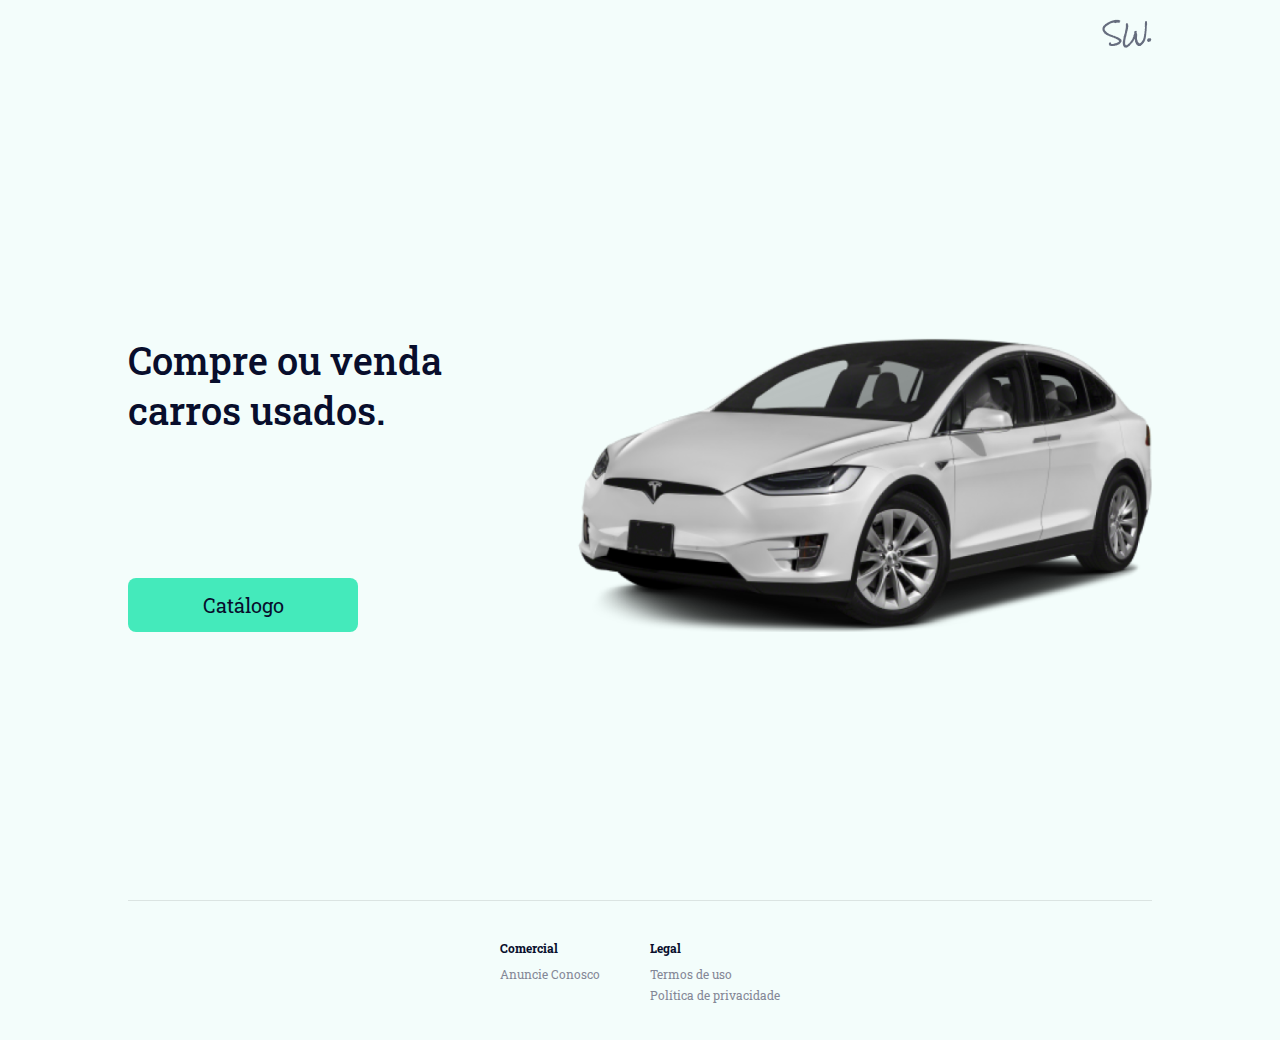
<file: index.html>
<!DOCTYPE html>
<html lang="pt-br">
  <head>
    <meta charset="UTF-8" />
    <meta http-equiv="X-UA-Compatible" content="IE=edge" />
    <meta
      name="viewport"
      content="width=device-width, initial-scale=1.0; maximum-scale=1.0; user-scalable=0"
    />
    <link rel="icon" type="image/png" href="/images/favicon.png" />
    <link href="./styles/global.css" rel="stylesheet" />
    <link href="./styles/index.css" rel="stylesheet" />
    <title>Home | Speedwagon</title>
  </head>
  <body>
    <div>
      <header>
        <img src="./images/logo.png" alt="logo" />
      </header>

      <main>
        <div>
          <h1 id="title">
            Compre ou venda<br />
            carros usados.
          </h1>
          <a href="catalogo.html">Catálogo</a>
        </div>

        <img src="./images/banner.png" alt="Banner" draggable="false" />
      </main>
      <div></div>
    </div>

    <footer>
      <div>
        <h1>Comercial</h1>
        <p>Anuncie Conosco</p>
      </div>
      <div>
        <h1>Legal</h1>
        <p>Termos de uso</p>
        <p>Política de privacidade</p>
      </div>
    </footer>
  </body>
</html>
</file>
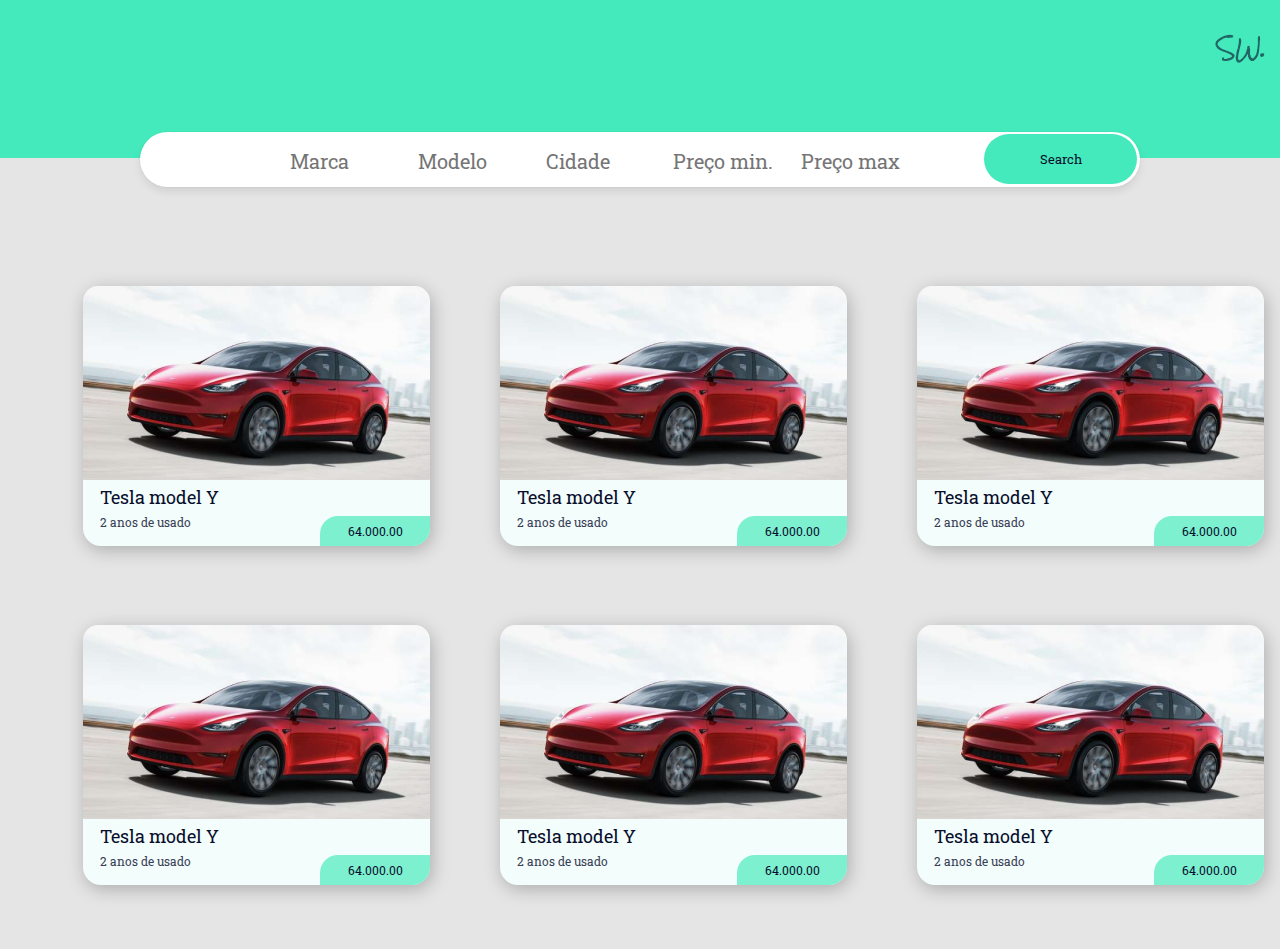
<file: catalogo.html>
<!DOCTYPE html>
<html lang="pt-br">
  <head>
    <meta charset="UTF-8" />
    <meta http-equiv="X-UA-Compatible" content="IE=edge" />
    <meta
      name="viewport"
      content="width=device-width, initial-scale=1.0; maximum-scale=1.0; user-scalable=0"
    />
    <link rel="icon" type="image/png" href="/images/favicon.png" />
    <link href="./styles/global.css" rel="stylesheet" />
    <link rel="stylesheet" href="./styles/catalogo.css" />
    <title>Catalogo</title>
  </head>

  <body>
    <header id="header">

      
      <section class="hero">
        <div class="divlogo">
          <img src="images/logo.png" alt="">

        </div>
        <div class="busca">
          <form action="" name="searchForm">
            <input class="input1" type="text" placeholder="Marca" />
            <input type="text" class="input-search" placeholder="Modelo" />
            <input type="text" class="input-search" placeholder="Cidade" />
            <input type="text" class="input-search" placeholder="Preço min." />
            <input type="text" class="input-search" placeholder="Preço max." />
            <button class="button">Search</button>
          </form>
        </div>
      </section>
    </header>

    <main>
      <div class="cards">
        <a href="./detalhes-do-produto.html">
          <div class="Product-box">
            <div class="price">
              <div class="Rectangle1">
                <p class="preco">64.000.00</p>
              </div>
            </div>
            <img
              class="product-image"
              src="./images/product-image.png"
              alt="347x194"
            />
            <p class="estado">2 anos de usado</p>
            <p class="title">Tesla model Y</p>
          </div>
        </a>

        <a href="./detalhes-do-produto.html">
          <div class="Product-box">
            <div class="price">
              <div class="Rectangle1">
                <p class="preco">64.000.00</p>
              </div>
            </div>
            <img
              class="product-image"
              src="./images/product-image.png"
              alt="347x194"
            />
            <p class="estado">2 anos de usado</p>
            <p class="title">Tesla model Y</p>
          </div>
        </a>

        <a href="./detalhes-do-produto.html">
          <div class="Product-box">
            <div class="price">
              <div class="Rectangle1">
                <p class="preco">64.000.00</p>
              </div>
            </div>
            <img
              class="product-image"
              src="./images/product-image.png"
              alt="347x194"
            />
            <p class="estado">2 anos de usado</p>
            <p class="title">Tesla model Y</p>
          </div>
        </a>

        <a href="./detalhes-do-produto.html">
          <div class="Product-box">
            <div class="price">
              <div class="Rectangle1">
                <p class="preco">64.000.00</p>
              </div>
            </div>
            <img
              class="product-image"
              src="./images/product-image.png"
              alt="347x194"
            />
            <p class="estado">2 anos de usado</p>
            <p class="title">Tesla model Y</p>
          </div>
        </a>

        <a href="./detalhes-do-produto.html">
          <div class="Product-box">
            <div class="price">
              <div class="Rectangle1">
                <p class="preco">64.000.00</p>
              </div>
            </div>
            <img
              class="product-image"
              src="./images/product-image.png"
              alt="347x194"
            />
            <p class="estado">2 anos de usado</p>
            <p class="title">Tesla model Y</p>
          </div>
        </a>

        <a href="./detalhes-do-produto.html">
          <div class="Product-box">
            <div class="price">
              <div class="Rectangle1">
                <p class="preco">64.000.00</p>
              </div>
            </div>
            <img
              class="product-image"
              src="./images/product-image.png"
              alt="347x194"
            />
            <p class="estado">2 anos de usado</p>
            <p class="title">Tesla model Y</p>
          </div>
        </a>
      </div>
    </main>
  </body>
</html>
</file>
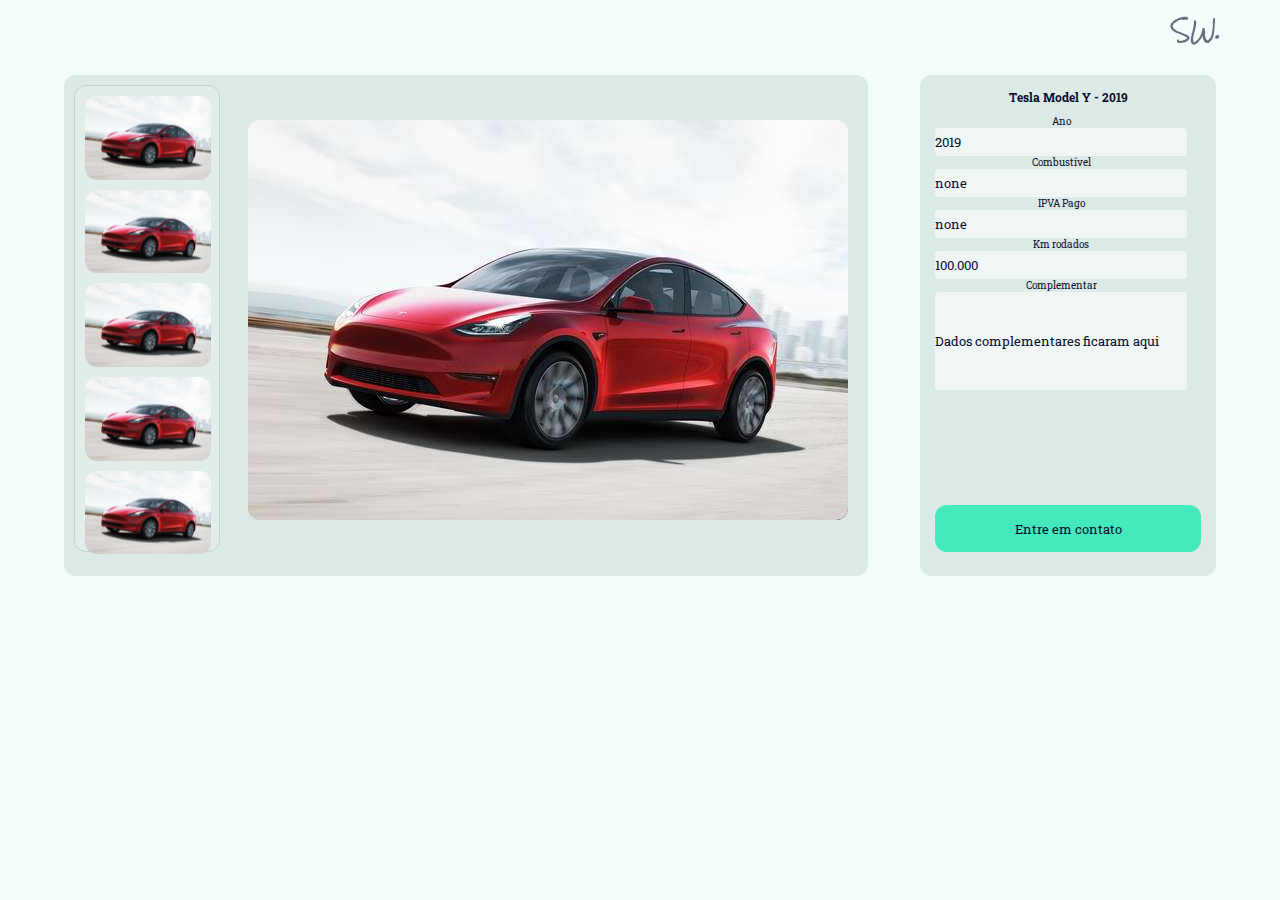
<file: detalhes-do-produto.html>
<!DOCTYPE html>
<html lang="pt-br">
  <head>
    <meta charset="UTF-8" />
    <meta http-equiv="X-UA-Compatible" content="IE=edge" />
    <meta
      name="viewport"
      content="width=device-width, initial-scale=1.0; maximum-scale=1.0; user-scalable=0"
    />
    <link rel="icon" type="image/png" href="/images/favicon.png" />
    <link href="./styles/global.css" rel="stylesheet" />
    <link rel="stylesheet" href="./styles/detalhes-do-produto.css" />
    <title>Detalhes do produto</title>
  </head>

  <body>
    <header>
      <a href="#">
        <img src="./images/SW..svg" alt="Logo" />
      </a>
    </header>

    <main>
      <div id="carrossel">
        <ul>
          <li>
            <div class="carrossel-container">
              <img src="./images/image.svg" alt="img1" />
            </div>
          </li>

          <li>
            <div class="carrossel-container">
              <img src="./images/image.svg" alt="img1" />
            </div>
          </li>

          <li>
            <div class="carrossel-container">
              <img src="./images/image.svg" alt="img1" />
            </div>
          </li>
        </ul>
      </div>

      <div class="images">
        <div class="thumbnails">
          <section></section>
          <section></section>
          <section></section>
          <section></section>
          <section></section>
        </div>
        <img src="./images/image.svg" alt="" />
      </div>

      <div class="details">
        <h3>Tesla Model Y - 2019</h3>
        <div class="filds">
          <div class="ano">
            <p>Ano</p>
            <div class="box1">
              <input type="text" value="2019" />
            </div>
          </div>
          <div class="combustivel">
            <p>Combustível</p>
            <div class="box2">
              <input type="text" value="none" />
            </div>
          </div>
          <div class="IPVA">
            <p>IPVA Pago</p>
            <div class="box3">
              <input type="text" value="none" />
            </div>
          </div>
          <div class="Km">
            <p>Km rodados</p>
            <div class="box4">
              <input type="text" value="100.000" />
            </div>
          </div>
          <div class="complementar">
            <p>Complementar</p>
          </div>
          <div class="box5">
            <input type="text" value="Dados complementares ficaram aqui" />
          </div>
        </div>
        <button>Entre em contato</button>
      </div>
    </main>
  </body>
</html>
</file>
<file: styles/global.css>
@import url('https://fonts.googleapis.com/css2?family=Roboto+Slab:wght@400;500;600;700&display=swap');

:root {
  --color-background: #f3fdfb;
  --color-background-shade-10p: #dbe4e2;
  --color-primary: #44eabb;
  --color-primary-tint-30p: #7cf0cf;
  --color-text: #080e2c;
  --color-text-tint-20p: #393e56;
  --color-text-tint-30p: #52566b;
  --color-text-tint-50p: #848796;
  --color-secondary: #d8e8e4;
  --color-secondary-tint-10p: #dceae7;
  --color-secondary-tint-20p: #e0ede9;
  --color-secondary-tint-60p: #eff6f4;
  --color-secondary-shade-10p: #c2d1cd;
  --color-gray: #c4c4c4;
  font-size: 62.5%;
}

* {
  margin: 0;
  padding: 0;
  box-sizing: border-box;
}

html,
body {
  min-height: 100vh;
  scroll-behavior: smooth;
}

body {
  display: flex;
  flex-direction: column;
  background-color: var(--color-background);
}

body,
input,
button,
textarea,
a {
  font-family: 'Roboto Slab', serif;
  color: var(--color-text);
  text-decoration: none;
}
</file>
<file: styles/index.css>
body {
  margin: 0 10%;
}

body > div {
  display: flex;
  flex-direction: column;
  justify-content: space-between;
  height: 100vh;
}

header {
  display: flex;
  justify-content: flex-end;
  align-items: center;
  height: 6.6rem;
  width: 100%;
}

main {
  display: flex;
  justify-content: space-between;
  width: 100%;
}

main > div {
  display: flex;
  flex-direction: column;
  justify-content: space-between;
  height: inherit;
}

main #title {
  font-weight: 500;
  font-size: 3.8rem;
}

main > div > a {
  display: flex;
  justify-content: center;
  align-items: center;
  width: 23rem;
  height: 5.4rem;
  border-radius: 0.8rem;
  border: none;
  background-color: var(--color-primary);
  font-size: 2rem;
}

footer {
  display: flex;
  flex-direction: row;
  justify-content: center;
  padding-top: 3.9rem;
  border-top: 1px solid var(--color-background-shade-10p);
  width: 100%;
  min-height: 14rem;
}

footer > div {
  display: flex;
  flex-direction: column;
}

footer > div + div {
  margin-left: 5rem;
}

footer > div > h1 {
  font-size: 1.2rem;
}

footer > div > p {
  font-size: 1.2rem;
  color: var(--color-text-tint-50p);
}

footer > div > h1 + p {
  margin-top: 1rem;
}

footer > div > p + p {
  margin-top: 0.5rem;
}

@media (max-width: 1184px) {
  main {
    flex-direction: column;
    align-items: center;
  }

  main > div {
    margin-bottom: 30px;
  }

  main #title {
    font-size: 3.8rem;
    text-align: left;
  }

  main > div > a {
    position: fixed;
    bottom: 0;
    left: 0;
    width: 100%;
    height: 5.5rem;
    border-radius: 0;
  }

  main > img {
    width: 273px;
  }

  footer {
    min-height: 19.5rem;
  }
}
</file>
<file: styles/catalogo.css>
* {
  margin: 0;
  padding: 0;
  box-sizing: border-box;
}
.hero-button {
  position: relative;
  left: -631px;
  right: 0%;
  border: none;
  background-color: #44eabb;
}
.divlogo{
  margin-left: 1200px;
  margin-bottom: 60px;
}
html,
body {
  background-color: #e5e5e5;
}

header .hero {
  width: 1440px;
  height: 158px;
  left: 0px;
  top: 0px;
  display: flex;
  justify-content: center;
  align-items: center;
  background: #44eabb;
}

.Product-box {
  width: 347px;
  height: 260px;
  background-color: rgba(243, 253, 251, 1);
  box-shadow: 2px 4px 18px rgba(0, 0, 0, 0.25);
  border-radius: 18px 18px;
  position: relative;
}

.price {
  width: 110px;
  height: 30px;
  left: 237px;
  top: 230px;
  position: absolute;
}

.Rectangle1 {
  width: 110px;
  height: 30px;
  padding-left: 28px;
  padding-right: 28px;
  padding-top: 7px;
  padding-bottom: 7px;
  background-color: rgba(124, 240, 207, 1);
  border-top-left-radius: 18px;
  border-bottom-right-radius: 18px;
  display: flex;
  flex-direction: row;
  align-items: center;
  justify-content: center;
}

.preco {
  font-size: 12px;
  line-height: 100%;
  color: rgba(8, 14, 44, 1);
}

.product-image {
  width: 347px;
  height: 194px;
  left: 0px;
  top: 0px;
  position: relative;
  border-radius: 15px 15px 1px 1px;
}
.estado {
  left: 17px;
  top: 230px;
  position: absolute;
  font-size: 12px;
  line-height: 100%;
  color: rgba(57, 62, 86, 1);
}

.title {
  left: 17px;
  top: 202px;
  position: absolute;
  font-size: 18px;
  line-height: 100%;
  color: rgba(8, 14, 44, 1);
}

header {
  display: flex;
}

.cards {
  display: grid;
  grid-template-columns: repeat(3, 1fr);
  grid-gap: 79px 70px;
}

main {
  padding: 10% 6.5% 5%;
  display: flex;
}

@media (max-width: 400px) {
  .cards {
    display: grid;
    grid-template-columns: repeat(1, 1fr);
    grid-gap: 20px 55px;
  }
  main {
    padding: 10% 3.5% 4.5%;
    display: flex;
  }
}

body {
  font-family: 'Quicksand', sans-serif;
}

header {
  padding: 0;
}

.logo {
  height: 50px;
  margin-right: 20px;
}

a {
  position: relative;
}

.article-img {
  height: 200px;
  width: 100%;
  object-fit: cover;
}

.article-title {
  position: absolute;
  bottom: 0;
  width: 100%;
  padding: 10px;
  background-color: rgba(255, 255, 255, 0.2);
}

.filtro {
  position: absolute;
  width: 1148px;
  height: 54px;
  left: 144px;
  top: 120px;
  display: flex;
  padding-top: 1.5px;

  /* background */

  background: #f3fdfb;
  box-shadow: 2px 4px 10px 2px rgba(0, 0, 0, 0.25);
  border-radius: 45px;
}

.filtro-mobile {
  display: none;
}

@media (max-width: 1100px) {
  .filtro {
    display: none;
  }
  .divlogo{
    display: none;
  }

  .cards {
    display: grid;
    grid-template-columns: repeat(2, 1fr);
    grid-gap: 20px 55px;
  }

  .filtro-mobile {
    position: absolute;
    width: 500px;
    height: 56px;
    left: 220px;
    top: 120px;
    display: flex;
    padding-top: 1.5px;
    background: #f3fdfb;
    box-shadow: 2px 4px 10px 2px rgba(0, 0, 0, 0.25);
    border-radius: 45px;
  }

  .input-mobile {
    width: 50px;
    height: 50px;
    background-color: #f3fdfb;
    border: none;
    border-radius: 45px;
    text-align: center;
    box-shadow: 0 0 0 0;
    border: 0 none;
    outline: 0;
    margin-left: 10px;
    margin-right: 10px;
  }

  .btn-mobile {
    padding: 1px;
    width: 146px;
    height: 52px;
    border: 4px solid #44eabb;
    background-color: #44eabb;
    border-radius: 45px;
  }

header .hero {
  width: 440px;
  height: 158px;
  left: 0px;
  top: 0px;
  display: flex;
  justify-content: center;
  align-items: center;
  background: #44eabb;
}

}

@media (max-width: 700px) {
  .cards {
    display: grid;
    grid-template-columns: repeat(1, 1fr);
    grid-gap: 20px 55px;
  }
  .filtro-mobile {
    position: absolute;
    width: 500px;
    height: 56px;
    left: 10px;
    top: 120px;
    display: flex;
    padding-top: 1.5px;
    background: #f3fdfb;
    box-shadow: 2px 4px 10px 2px rgba(0, 0, 0, 0.25);
    border-radius: 45px;
  }
}

.filtro button {
  /*
  background-color: #44EABB;
  left: 30px;
border: none;
color:#fff;
cursor: pointer;
font: 13px/13px 'HelveticaNeue', Helvetica, Arial, sans-serif;
padding: 15px;
width:350px;
  border-radius: 55px;
  -moz-border-radius: 55px;
  -webkit-border-radius: 25px;
  */
  width: 150px;
  height: 50px;
  border: 4px solid #44eabb;
  background-color: #44eabb;
  box-sizing: border-box;
  border-radius: 50px;
  left: 15px;
  font-family: Roboto Slab;
  font-style: normal;
  font-weight: normal;
  font-size: 22px;
  line-height: 29px;
  margin-left: 90px;

  /* text */

  color: #080e2c;
}

select {
  border: none;
  border-radius: 0px;
  height: 30px;
  border: aquamarine;
  -webkit-appearance: none;
  -moz-appearance: none;
  text-indent: 1px;
  text-overflow: '';
  margin-left: 40px;
  margin-right: 40px;
}

.input-desktop {
  background-color: #f3fdfb;
  border: none;
  border-radius: 5px;
  text-align: center;
  width: 100px;
  box-shadow: 0 0 0 0;
  border: 0 none;
  outline: 0;
  right: 500px;
  font-family: Roboto;
  font-style: normal;
  font-weight: normal;
  font-size: 17px;
  line-height: 26px;
  margin-left: 1px;
  margin-right: 1px;
}

.espaco {
  margin-left: 390px;
}

.linha-vertical {
  height: 50px;
  /*Altura da linha*/
  border-left: 1px solid;
  /* Adiciona borda esquerda na div como ser fosse uma linha.*/
  color: rgb(185, 185, 185);
}

.busca {
  position: absolute;
  height: 55px;
  width: 1000px;
  margin-top: 160px;
  background-color: #fff;
  border-radius: 50px;
  box-shadow: 0 0.5em 1em -0.125em rgba(10, 10, 10, 0.1),
    0 0 0 1px rgba(10, 10, 10, 0.02);
  color: #4a4a4a;
}
.input-search {
  font-size: 20px;
  border: none;
  outline: 0;
  width: 100px;
  margin-top: 16px;
  margin-left: 25px;
  margin-bottom: 10px;
}
.input1 {
  margin-left: 150px;
  font-size: 20px;
  border: none;
  outline: 0;
  width: 100px;
}
.button {
  border: none;
  width: 153px;
  height: 50px;
  background: rgba(68, 234, 187, 1);
  opacity: 1;
  position: absolute;
  top: 2px;
  left: 844px;
  border-top-left-radius: 30px;
  border-top-right-radius: 30px;
  border-bottom-left-radius: 30px;
  border-bottom-right-radius: 30px;
  overflow: hidden;
}
.espacador {
  position: relative;
  border-left: 1.5px solid; /* Adiciona borda esquerda na div como ser fosse uma linha.*/
}
@media (max-width: 700px) {
  .input-search {
    font-size: 11px;
    border: none;
    outline: 0;
    width: 40px;
    padding: 0;
  }
  .input1 {
    font-size: 10px;
    border: none;
    outline: 0;
    width: 35px;
    margin-left: 22px;
  }
  .busca {
    position: relative;
    height: 55px;
    width: 370px;
    margin-top: 160px;
    background-color: #fff;
    border-radius: 50px;
    box-shadow: 0 0.5em 1em -0.125em rgba(10, 10, 10, 0.1),
      0 0 0 1px rgba(10, 10, 10, 0.02);
    color: #4a4a4a;
  }
  .button {
    display: none;
  }
}
</file>
<file: styles/detalhes-do-produto.css>
* {
  margin: 0;
  padding: 0;
  box-sizing: border-box;
}

body {
  width: 100%;
  height: 100%;
  background: #f3fdfb;
}

header {
  width: 500px;
  height: 75px;
  margin: 0 auto;
}

header a img {
  position: relative;
  padding-top: 16px;
  left: 780px;
}

main {
  width: 1152px;
  height: 501px;
  margin: 0 auto;
}

.images {
  width: 804px;
  height: 501px;
  left: 0;
  top: 0px;
  float: left;
  background: #dceae7;
  border-radius: 12px;
}

.thumbnails {
  width: 146px;
  height: 467px;
  left: 14px;
  top: 17px;
  float: left;
  margin: 10px;
  background: #e0ede9;
  border: 0.4px solid #c2d1cd;
  box-sizing: border-box;
  border-radius: 12px;
}

.thumbnails section:nth-child(1) {
  background-image: url(../images/thumb.svg);
  background-repeat: no-repeat;
  width: 95%;
  height: 18%;
  margin: 10px;
  border-radius: 12px;
}

.thumbnails section:nth-child(2) {
  background-image: url(../images/thumb.svg);
  background-repeat: no-repeat;
  width: 95%;
  height: 18%;
  margin: 10px;
  border-radius: 12px;
}

.thumbnails section:nth-child(3) {
  background-image: url(../images/thumb.svg);
  background-repeat: no-repeat;
  width: 95%;
  height: 18%;
  margin: 10px;
  border-radius: 12px;
}

.thumbnails section:nth-child(4) {
  background-image: url(../images/thumb.svg);
  background-repeat: no-repeat;
  width: 95%;
  height: 18%;
  margin: 10px;
  border-radius: 12px;
}

.thumbnails section:nth-child(5) {
  background-image: url(../images/thumb.svg);
  background-repeat: no-repeat;
  width: 95%;
  height: 18%;
  margin: 10px;
  border-radius: 12px;
}

.images img {
  width: 600px;
  height: 400px;
  margin-top: 45px;
  margin-right: 20px;
  float: right;
  background: url(../images/thumb.svg);
  border-radius: 12px;
}

.details {
  width: 296px;
  height: 501px;
  background: aqua;
  float: right;
  background: #dceae7;
  border-radius: 12px;
  text-align: center;
  padding: 15px;
}

.filds {
  width: 252px;
  height: 85%;
  padding-top: 10px;
}

.filds .box1 input {
  border: none;
  height: 28px;
  width: 252px;
  border-radius: 4px;
  background: #eff6f4;
}

.filds .box2 input {
  border: none;
  height: 28px;
  width: 252px;
  border-radius: 4px;
  background: #eff6f4;
}

.filds .box3 input {
  border: none;
  height: 28px;
  width: 252px;
  border-radius: 4px;
  background: #eff6f4;
}

.filds .box4 input {
  border: none;
  height: 28px;
  width: 252px;
  border-radius: 4px;
  background: #eff6f4;
}

.filds .box5 input {
  border: none;
  width: 252px;
  height: 98px;
  border-radius: 4px;
  background: #eff6f4;
}

button {
  border: none;
  position: relative;
  width: 100%;
  height: 10%;
  border-radius: 12px;
  background: #44eabb;
}

@media (min-width: 900px) {
  .carrossel {
    display: none;
  }
  .carrossel-container {
    display: none;
  }
}

li {
  list-style-type: none;
}

@media (max-width: 700px) {
  body {
    width: 90%;
    height: 90%;
    background: #f3fdfb;
  }
  header {
    width: 90%;
    height: 15px;
    margin: 0 auto;
  }
  header a img {
    position: relative;
    padding-top: 16px;
    left: 315px;
  }
  main {
    width: 100%;
    height: 100%;
  }
  .images {
    display: none;
  }
  .details {
    margin-top: 440px;
    width: 300px;
    height: 501px;
    float: right;
    background: #dceae7;
    border-radius: 12px;
    text-align: center;
    margin-right: 0%;
  }
  #carrossel,
  ul {
    height: 300px;
  }
  #carrossel {
    position: absolute;
    width: 350px;
    margin: auto;
    overflow: hidden;
    margin-top: 100px;
    box-shadow: 2px 2px 2px 2px rgba(0, 0, 0, 0.5);
    border-radius: 20px;
    margin-left: 3%;
  }
  #carrossel li {
    display: inline-block;
    height: 300px;
    position: relative;
    width: 600px;
  }
  #carrossel ul {
    position: absolute;
    left: 0;
    top: -15px;
    width: 9000px;
    list-style: none;
    margin-left: -50px;
    transition: left 0.3s linear;
  }
  .carrossel-container {
    margin: 0 auto;
    padding: 0;
    width: 600px;
  }
  .carrossel-container img {
    width: 100%;
    padding: 0 10px;
  }
  #carrossel ul {
    animation: slide 15s infinite;
  }
  @keyframes slide {
    20% {
      left: 0;
    }
    25% {
      left: -600px;
    }
    45% {
      left: -600px;
    }
    50% {
      left: -1200px;
    }
    70% {
      left: -1200px;
    }
    75% {
      left: -1800px;
    }
    98% {
      left: -1800px;
    }
    100% {
      left: 0;
    }
  }
}
</file>
